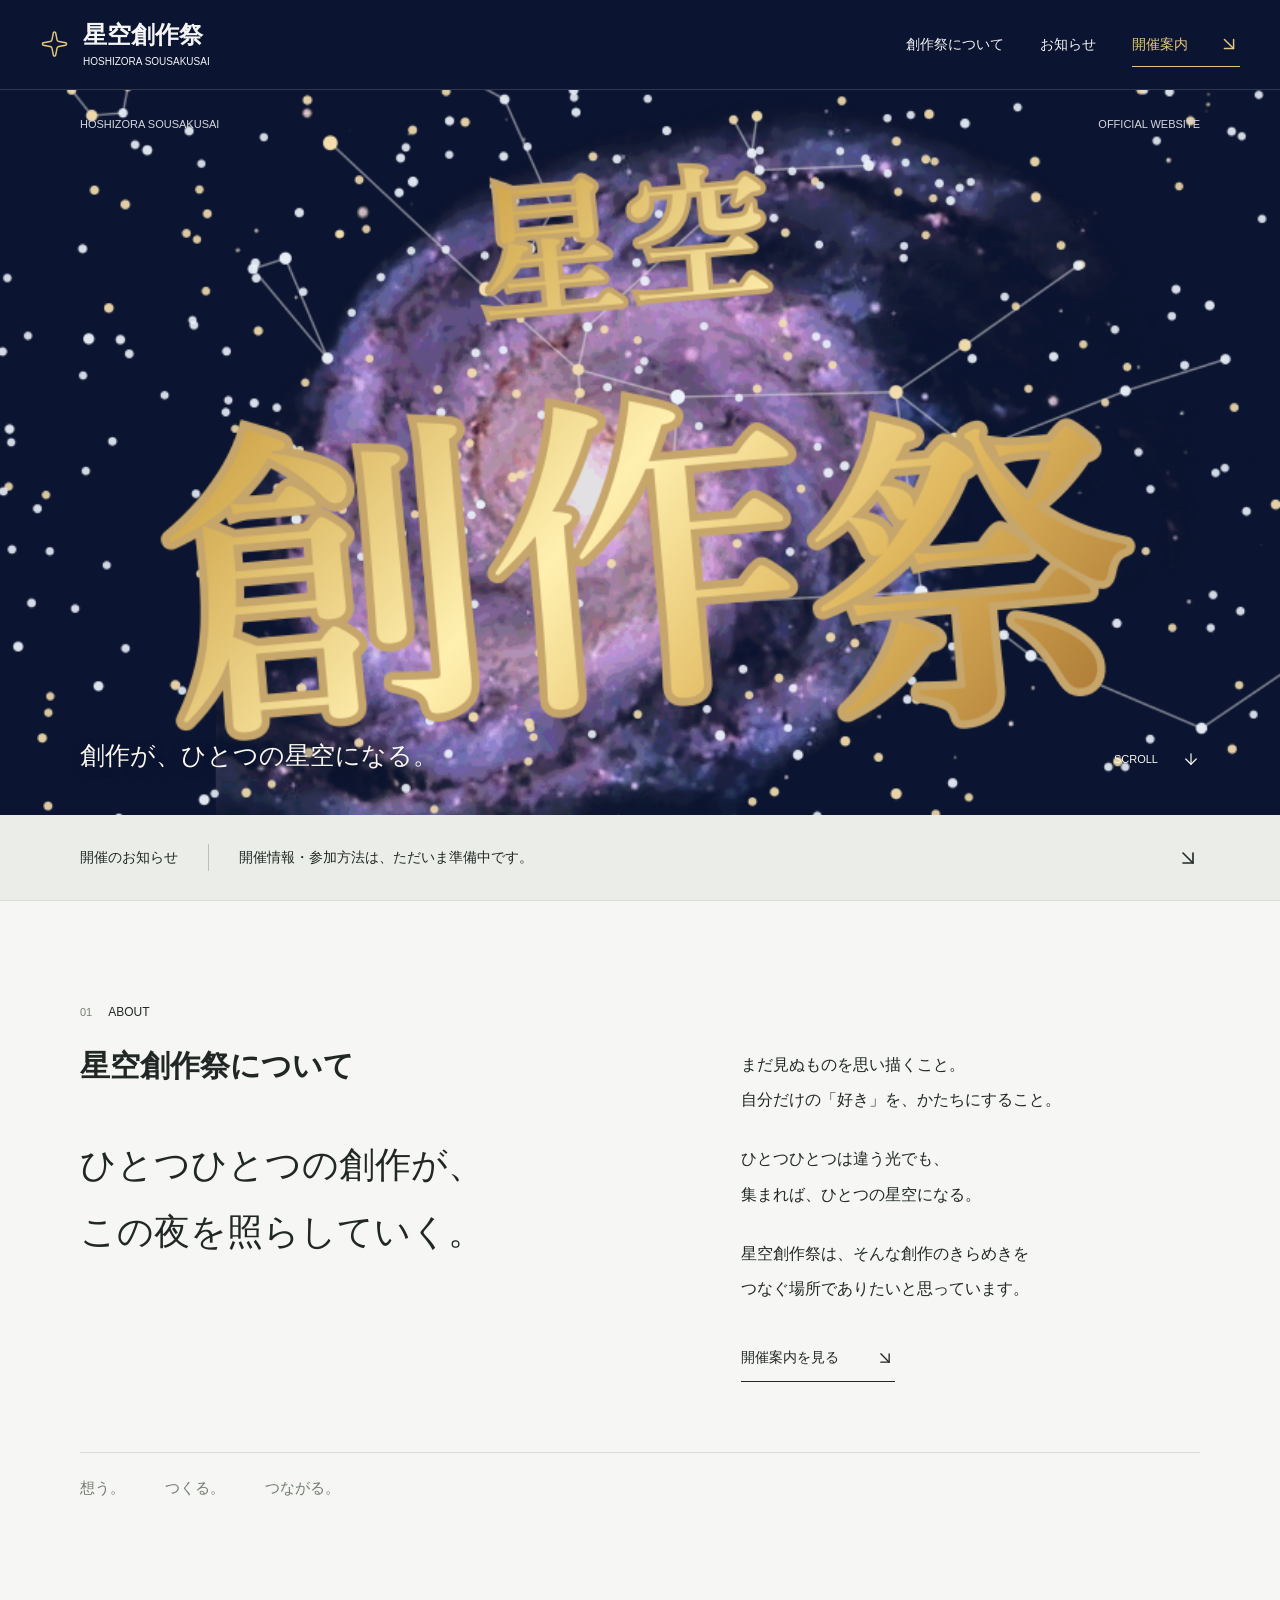
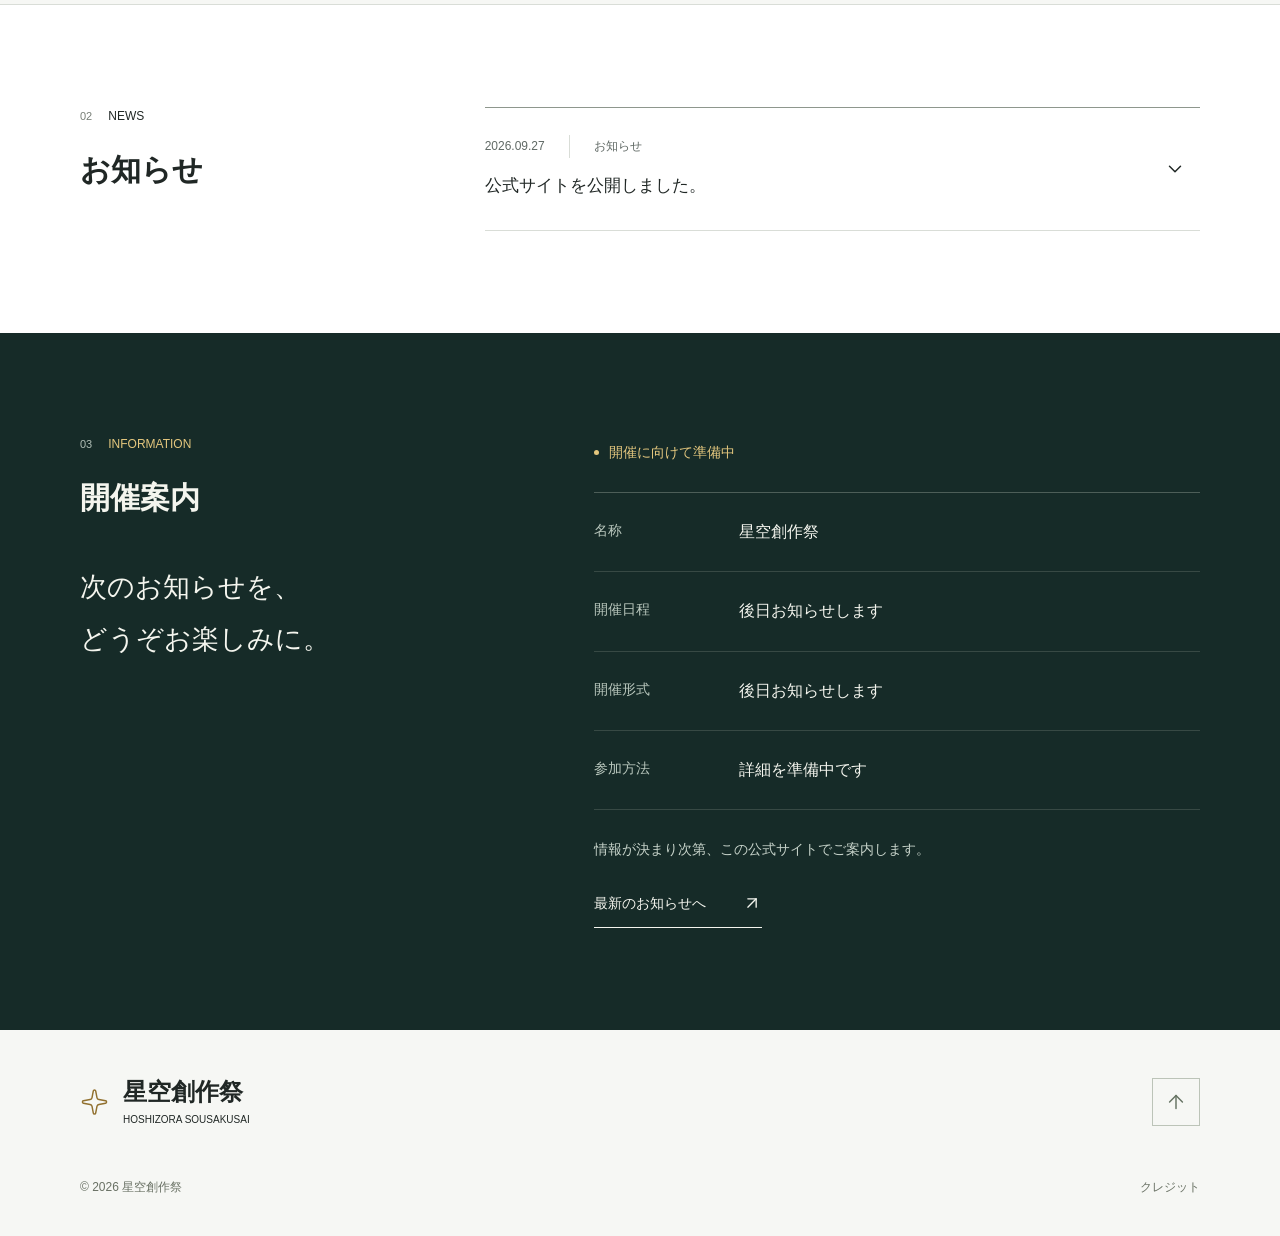
<file: index.html>
<!doctype html>
<html lang="ja">
  <head>
    <meta charset="utf-8">
    <meta name="viewport" content="width=device-width, initial-scale=1">
    <meta name="theme-color" content="#0b1430">
    <meta name="description" content="星空創作祭の公式サイト。開催情報や参加方法、最新のお知らせをお届けします。">
    <meta property="og:type" content="website">
    <meta property="og:title" content="星空創作祭 | 公式サイト">
    <meta property="og:description" content="創作が、ひとつの星空になる。星空創作祭の開催情報と最新のお知らせ。">
    <title>星空創作祭 | 公式サイト</title>
    <link rel="icon" type="image/png" href="./assets/favicon.png">
    <link rel="stylesheet" href="./styles.css">
    <script src="./site.js" defer></script>
  </head>
  <body>
    <a class="skip-link" href="#main">本文へ移動</a>
    <header class="site-header">
      <div class="header-inner">
        <a class="brand" href="./" aria-label="星空創作祭 ホーム">
          <svg class="brand-star" aria-hidden="true"><use href="./assets/icons.svg#sparkle"></use></svg>
          <span>星空創作祭<small>HOSHIZORA SOUSAKUSAI</small></span>
        </a>
        <button class="menu-toggle icon-button" type="button" aria-label="メニューを開く" aria-expanded="false" aria-controls="primary-nav" title="メニューを開く">
          <svg class="menu-open-icon" aria-hidden="true"><use href="./assets/icons.svg#menu"></use></svg>
          <svg class="menu-close-icon" aria-hidden="true"><use href="./assets/icons.svg#x"></use></svg>
        </button>
        <nav id="primary-nav" class="primary-nav" aria-label="メインナビゲーション">
          <a href="#about">創作祭について</a>
          <a href="#news">お知らせ</a>
          <a class="nav-information" href="#information">開催案内<svg aria-hidden="true"><use href="./assets/icons.svg#arrow-down-right"></use></svg></a>
        </nav>
      </div>
    </header>

    <main id="main">
      <section class="hero" aria-labelledby="festival-title">
        <h1 id="festival-title" class="visually-hidden">星空創作祭</h1>
        <picture class="hero-art">
          <source media="(max-width: 720px)" srcset="./assets/key-visual-square.png">
          <img src="./assets/key-visual-wide.png" alt="銀河と秋の星座を背景に、金色で描かれた「星空創作祭」のロゴ" width="1280" height="720" fetchpriority="high">
        </picture>
        <div class="hero-topline content-width" aria-hidden="true">
          <span>HOSHIZORA SOUSAKUSAI</span>
          <span>OFFICIAL WEBSITE</span>
        </div>
        <div class="hero-bottom content-width">
          <p>創作が、ひとつの星空になる。</p>
          <a class="hero-scroll" href="#about" aria-label="創作祭について読む" title="創作祭について読む"><span>SCROLL</span><svg aria-hidden="true"><use href="./assets/icons.svg#arrow-down"></use></svg></a>
        </div>
      </section>

      <a class="announcement" href="#information">
        <div class="content-width announcement-inner">
          <span class="announcement-label">開催のお知らせ</span>
          <span class="announcement-copy">開催情報・参加方法は、ただいま準備中です。</span>
          <svg aria-hidden="true"><use href="./assets/icons.svg#arrow-down-right"></use></svg>
        </div>
      </a>

      <section id="about" class="about section" aria-labelledby="about-title">
        <div class="content-width">
          <p class="section-label"><span>01</span> ABOUT</p>
          <div class="about-layout">
            <div>
              <h2 id="about-title" class="section-title">星空創作祭について</h2>
              <p class="about-headline">ひとつひとつの創作が、<br>この夜を照らしていく。</p>
            </div>
            <div class="about-copy">
              <p>まだ見ぬものを思い描くこと。<br>自分だけの「好き」を、かたちにすること。</p>
              <p>ひとつひとつは違う光でも、<br>集まれば、ひとつの星空になる。</p>
              <p>星空創作祭は、そんな創作のきらめきを<br class="desktop-break">つなぐ場所でありたいと思っています。</p>
              <a class="text-link" href="#information">開催案内を見る<svg aria-hidden="true"><use href="./assets/icons.svg#arrow-down-right"></use></svg></a>
            </div>
          </div>
          <div class="about-signature" aria-hidden="true"><span>想う。</span><span>つくる。</span><span>つながる。</span></div>
        </div>
      </section>

      <section id="news" class="news section" aria-labelledby="news-title">
        <div class="content-width news-layout">
          <div class="section-heading">
            <p class="section-label"><span>02</span> NEWS</p>
            <h2 id="news-title" class="section-title">お知らせ</h2>
          </div>
          <div class="news-list">
            <details class="news-item">
              <summary>
                <span class="news-meta"><time datetime="2026-09-27">2026.09.27</time><span class="news-category">お知らせ</span></span>
                <span class="news-title">公式サイトを公開しました。</span>
                <svg class="news-chevron" aria-hidden="true"><use href="./assets/icons.svg#chevron-down"></use></svg>
              </summary>
              <div class="news-body">
                <p>星空創作祭の公式サイトを公開しました。</p>
                <p>開催概要や参加に関するお知らせを、こちらに掲載していきます。開催日程・参加方法は現在準備中です。詳しいご案内まで、もうしばらくお待ちください。</p>
                <a class="text-link" href="#information">現在の開催案内へ<svg aria-hidden="true"><use href="./assets/icons.svg#arrow-down-right"></use></svg></a>
              </div>
            </details>
          </div>
        </div>
      </section>

      <section id="information" class="information section" aria-labelledby="information-title">
        <div class="content-width information-layout">
          <div class="section-heading">
            <p class="section-label"><span>03</span> INFORMATION</p>
            <h2 id="information-title" class="section-title">開催案内</h2>
            <p class="information-intro">次のお知らせを、<br>どうぞお楽しみに。</p>
          </div>
          <div class="information-main">
            <div class="status"><span class="status-dot" aria-hidden="true"></span>開催に向けて準備中</div>
            <dl class="event-details">
              <div><dt>名称</dt><dd>星空創作祭</dd></div>
              <div><dt>開催日程</dt><dd>後日お知らせします</dd></div>
              <div><dt>開催形式</dt><dd>後日お知らせします</dd></div>
              <div><dt>参加方法</dt><dd>詳細を準備中です</dd></div>
            </dl>
            <p class="information-note">情報が決まり次第、この公式サイトでご案内します。</p>
            <a class="text-link" href="#news">最新のお知らせへ<svg aria-hidden="true"><use href="./assets/icons.svg#arrow-up-right"></use></svg></a>
          </div>
        </div>
      </section>
    </main>

    <footer class="site-footer">
      <div class="content-width footer-main">
        <a class="brand footer-brand" href="./"><svg class="brand-star" aria-hidden="true"><use href="./assets/icons.svg#sparkle"></use></svg><span>星空創作祭<small>HOSHIZORA SOUSAKUSAI</small></span></a>
        <a class="back-to-top icon-button" href="#main" aria-label="ページの先頭へ" title="ページの先頭へ"><svg aria-hidden="true"><use href="./assets/icons.svg#arrow-up"></use></svg></a>
      </div>
      <div class="content-width footer-bottom"><small>&copy; 2026 星空創作祭</small><a href="./credits.html">クレジット</a></div>
    </footer>
  </body>
</html>
</file>
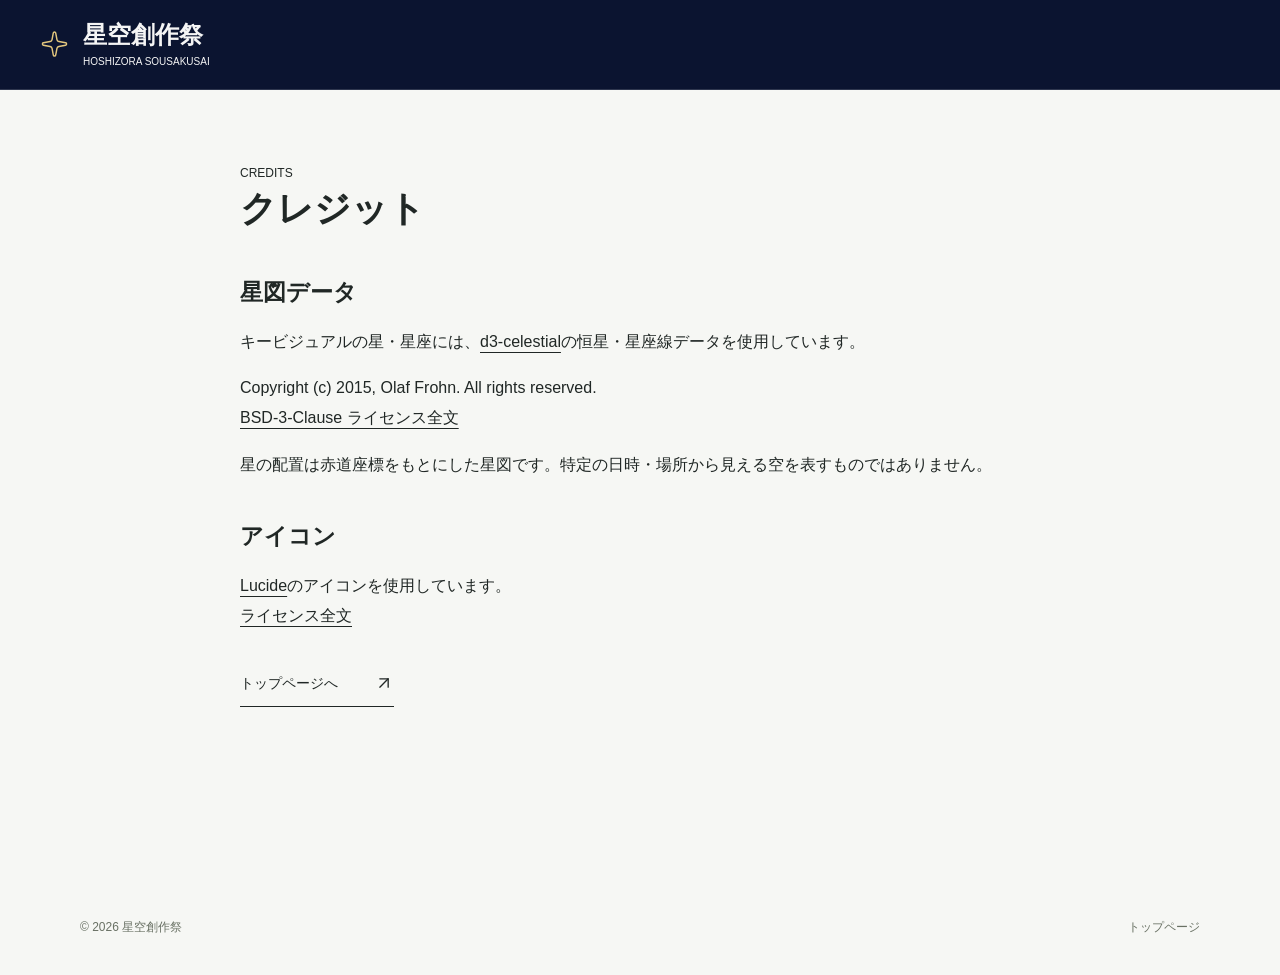
<file: credits.html>
<!doctype html>
<html lang="ja">
  <head>
    <meta charset="utf-8">
    <meta name="viewport" content="width=device-width, initial-scale=1">
    <meta name="theme-color" content="#0b1430">
    <meta name="description" content="星空創作祭公式サイトのクレジット。">
    <title>クレジット | 星空創作祭</title>
    <link rel="icon" type="image/png" href="./assets/favicon.png">
    <link rel="stylesheet" href="./styles.css">
  </head>
  <body>
    <a class="skip-link" href="#main">本文へ移動</a>
    <header class="site-header"><div class="header-inner"><a class="brand" href="./"><svg class="brand-star" aria-hidden="true"><use href="./assets/icons.svg#sparkle"></use></svg><span>星空創作祭<small>HOSHIZORA SOUSAKUSAI</small></span></a></div></header>
    <main id="main" class="document content-width">
      <p class="section-label">CREDITS</p>
      <h1>クレジット</h1>
      <h2>星図データ</h2>
      <p>キービジュアルの星・星座には、<a href="https://github.com/ofrohn/d3-celestial">d3-celestial</a>の恒星・星座線データを使用しています。</p>
      <p>Copyright (c) 2015, Olaf Frohn. All rights reserved.<br><a href="./assets/DATA-LICENSE.txt">BSD-3-Clause ライセンス全文</a></p>
      <p>星の配置は赤道座標をもとにした星図です。特定の日時・場所から見える空を表すものではありません。</p>
      <h2>アイコン</h2>
      <p><a href="https://lucide.dev/">Lucide</a>のアイコンを使用しています。<br><a href="./assets/LUCIDE-LICENSE.txt">ライセンス全文</a></p>
      <a class="text-link" href="./">トップページへ<svg aria-hidden="true"><use href="./assets/icons.svg#arrow-up-right"></use></svg></a>
    </main>
    <footer class="site-footer"><div class="content-width footer-bottom"><small>&copy; 2026 星空創作祭</small><a href="./">トップページ</a></div></footer>
  </body>
</html>
</file>
<file: styles.css>
:root {
  color-scheme: light;
  --ink: #202725;
  --muted: #606965;
  --night: #0b1430;
  --paper: #f6f7f4;
  --white: #ffffff;
  --gold: #e4c77e;
  --line: #d9ddd7;
  --forest: #162b28;
  --serif: "Yu Mincho", "Hiragino Mincho ProN", "Noto Serif JP", serif;
  --sans: "Yu Gothic", "Hiragino Kaku Gothic ProN", "Meiryo", sans-serif;
}

*, *::before, *::after { box-sizing: border-box; }
html { scroll-behavior: smooth; scroll-padding-top: 104px; }
body { margin: 0; color: var(--ink); background: var(--paper); font: 500 16px/1.9 var(--sans); letter-spacing: 0; -webkit-font-smoothing: antialiased; }
body, h1, h2, p, dl, dd { margin: 0; }
a { color: inherit; text-decoration: none; }
button { font: inherit; cursor: pointer; }
svg { width: 22px; height: 22px; flex: 0 0 auto; fill: none; stroke: currentColor; stroke-width: 1.6; stroke-linecap: round; stroke-linejoin: round; }
img { display: block; max-width: 100%; }
button, a, summary { -webkit-tap-highlight-color: transparent; }
button:focus-visible, a:focus-visible, summary:focus-visible { outline: 3px solid #b07c29; outline-offset: 6px; }
.site-header :focus-visible, .hero :focus-visible, .information :focus-visible { outline-color: #efd48e; }
::selection { color: var(--night); background: var(--gold); }
.content-width { width: min(1120px, calc(100% - 112px)); margin-inline: auto; }
.visually-hidden { position: absolute; width: 1px; height: 1px; padding: 0; margin: -1px; overflow: hidden; clip-path: inset(50%); white-space: nowrap; border: 0; }
.skip-link { position: fixed; z-index: 100; left: 16px; top: -100px; padding: 12px 24px; color: var(--ink); background: var(--white); }
.skip-link:focus { top: 16px; }
.site-header { position: sticky; top: 0; z-index: 20; height: 90px; color: #f5f5f5; background: var(--night); border-bottom: 1px solid #ffffff26; }
.header-inner { height: 100%; margin-inline: auto; width: min(1400px, calc(100% - 80px)); display: flex; align-items: center; justify-content: space-between; gap: 24px; }
.brand { display: inline-flex; align-items: center; gap: 14px; font: 600 24px/1.2 var(--serif); flex-shrink: 0; }
.brand small { display: block; margin-top: 7px; font: 500 10px/1.2 var(--sans); }
.brand-star { width: 29px; height: 38px; color: var(--gold); stroke-width: 1.2; }
.primary-nav { display: flex; align-items: center; gap: 36px; font-size: 14px; }
.primary-nav a { min-height: 44px; display: inline-flex; align-items: center; gap: 30px; border-bottom: 1px solid transparent; transition: border-color 180ms, color 180ms; }
.primary-nav a:hover, .primary-nav a[aria-current="location"] { color: var(--gold); border-color: var(--gold); }
.primary-nav .nav-information { border-bottom-color: #ffffff55; }
.icon-button { display: inline-flex; align-items: center; justify-content: center; width: 48px; height: 48px; padding: 0; color: inherit; background: none; border: 1px solid currentColor; border-radius: 0; }
.menu-toggle { display: none; }
.hero { position: relative; isolation: isolate; height: clamp(490px, calc(100svh - 175px), 760px); overflow: hidden; color: #f9f7f0; background: var(--night); }
.hero-art { position: absolute; inset: 0; z-index: -1; }
.hero-art img { width: 100%; height: 100%; object-fit: cover; object-position: center 49%; }
.hero-topline { position: absolute; inset: 26px 0 auto; display: flex; justify-content: space-between; font-size: 11px; line-height: 1.5; color: #d5d7df; }
.hero-bottom { position: absolute; inset: auto 0 34px; display: flex; align-items: end; justify-content: space-between; gap: 24px; }
.hero-bottom p { font: 500 25px/1.7 var(--serif); padding-block: 4px; text-shadow: 0 2px 8px var(--night); }
.hero-scroll { display: flex; align-items: center; gap: 24px; min-height: 44px; font-size: 11px; }
.hero-scroll svg { width: 18px; height: 32px; transition: transform 180ms; }
.hero-scroll:hover svg { transform: translateY(4px); }
.announcement { display: block; background: #ebeee8; border-bottom: 1px solid var(--line); transition: background 180ms; }
.announcement:hover { background: #e0e6dc; }
.announcement-inner { min-height: 85px; display: flex; align-items: center; gap: 30px; }
.announcement-label { flex-shrink: 0; padding-right: 30px; border-right: 1px solid #b8c2b6; font-size: 14px; }
.announcement-copy { flex-grow: 1; font-size: 14px; }
.announcement svg { width: 24px; height: 24px; }
.section { padding-block: 102px; scroll-margin-top: 8px; }
.section-label { display: flex; align-items: baseline; gap: 16px; font-size: 12px; line-height: 1.5; }
.section-label span { color: #777e76; font: 400 11px/1.5 var(--sans); }
.section-title { margin-top: 22px; font: 600 30px/1.5 var(--serif); overflow-wrap: anywhere; }
.about-layout { display: grid; grid-template-columns: 1.3fr 1fr; gap: 64px; }
.about-headline { margin-top: 44px; font: 500 36px/1.85 var(--serif); }
.about-copy { padding-top: 26px; line-height: 2.2; }
.about-copy p + p { margin-top: 24px; }
.text-link { display: inline-flex; align-items: center; justify-content: space-between; gap: 36px; min-height: 48px; margin-top: 28px; font-size: 14px; border-bottom: 1px solid currentColor; }
.text-link svg { width: 20px; height: 20px; transition: transform 180ms; }
.text-link:hover svg { transform: translate(2px, 2px); }
.about-signature { display: flex; gap: 40px; margin-top: 70px; padding-top: 22px; color: #717b70; border-top: 1px solid var(--line); font: 500 15px/1.8 var(--serif); }
.news { background: var(--white); border-top: 1px solid var(--line); }
.news-layout { display: grid; grid-template-columns: 1fr 2.1fr; gap: 64px; }
.news-list { border-top: 1px solid #8e978d; }
.news-item { border-bottom: 1px solid var(--line); }
.news-item summary { position: relative; display: grid; grid-template-columns: 1fr 24px; gap: 12px 24px; padding: 27px 12px 28px 0; cursor: pointer; list-style: none; }
.news-item summary::-webkit-details-marker { display: none; }
.news-meta { display: flex; flex-wrap: wrap; align-items: center; gap: 24px; color: var(--muted); font-size: 12px; grid-column: 1; }
.news-category { padding-left: 24px; border-left: 1px solid var(--line); }
.news-title { font-size: 17px; grid-column: 1; }
.news-chevron { align-self: center; grid-column: 2; grid-row: 1 / 3; transition: transform 180ms; }
.news-item[open] .news-chevron { transform: rotate(180deg); }
.news-item summary:hover .news-title { text-decoration: underline; text-underline-offset: 6px; }
.news-body { padding: 4px 52px 32px 0; line-height: 2; }
.news-body p + p { margin-top: 16px; }
.information { color: #f4f5ee; background: var(--forest); }
.information .section-label { color: var(--gold); }
.information .section-label span { color: #b1bfb6; }
.information-layout { display: grid; grid-template-columns: 1fr 1.45fr; gap: 96px; }
.information-intro { margin-top: 42px; font: 500 27px/1.9 var(--serif); }
.status { display: inline-flex; align-items: center; gap: 10px; min-height: 30px; color: var(--gold); font-size: 14px; }
.status-dot { width: 5px; height: 5px; background: var(--gold); border-radius: 50%; }
.event-details { margin-top: 24px; border-top: 1px solid #b9c4b655; }
.event-details > div { display: grid; grid-template-columns: 125px 1fr; gap: 20px; padding-block: 24px; border-bottom: 1px solid #b9c4b633; }
.event-details dt { color: #b9c7bd; font-size: 14px; }
.event-details dd { font-size: 16px; overflow-wrap: anywhere; }
.information-note { margin-top: 26px; color: #c6d2c9; font-size: 14px; }
.information .text-link { margin-top: 17px; }
.site-footer { padding-block: 48px 26px; background: var(--paper); }
.footer-main { display: flex; align-items: center; justify-content: space-between; gap: 24px; }
.footer-brand .brand-star { color: #91702e; }
.back-to-top { color: #667363; border-color: #bcc4b8; }
.back-to-top:hover { background: #e7ebe3; }
.footer-bottom { display: flex; justify-content: space-between; align-items: center; gap: 24px; margin-top: 40px; color: #697164; font-size: 12px; }
.footer-bottom small { font-size: inherit; }
.footer-bottom a { min-height: 44px; display: inline-flex; align-items: center; }
.footer-bottom a:hover { text-decoration: underline; text-underline-offset: 5px; }
.document { max-width: 800px; padding-block: 74px 110px; min-height: 70svh; }
.document h1 { font: 600 36px/1.5 var(--serif); margin-bottom: 34px; }
.document h2 { font: 600 23px/1.5 var(--serif); margin-block: 40px 16px; }
.document p + p { margin-top: 16px; }
.document a:not(.text-link) { text-decoration: underline; text-underline-offset: 5px; }
.document pre { white-space: pre-wrap; overflow-wrap: anywhere; font: 400 13px/1.85 var(--sans); padding-top: 18px; }
.document details { margin-top: 20px; }
.document summary { cursor: pointer; }

@media (min-width: 1700px) {
  .hero-art img { object-fit: contain; }
}

@media (max-width: 1000px) {
  .content-width { width: calc(100% - 64px); }
  .header-inner { width: calc(100% - 48px); }
  .primary-nav { gap: 24px; }
  .about-layout { gap: 40px; grid-template-columns: 1.2fr 1fr; }
  .about-headline { font-size: 29px; }
  .desktop-break { display: none; }
  .information-layout { gap: 60px; }
}

@media (max-width: 720px) {
  html { scroll-padding-top: 88px; }
  .content-width { width: calc(100% - 40px); }
  .site-header { height: auto; min-height: 76px; }
  .header-inner { min-height: 76px; width: calc(100% - 40px); flex-wrap: wrap; gap: 0; }
  .brand { gap: 10px; font-size: 21px; }
  .brand small { font-size: 9px; margin-top: 5px; }
  .brand-star { width: 25px; height: 33px; }
  .primary-nav { width: 100%; justify-content: space-between; gap: 12px; padding-block: 8px 16px; font-size: 13px; }
  .primary-nav a { gap: 8px; }
  .js .menu-toggle { display: inline-flex; width: 44px; height: 44px; margin-left: auto; border-color: #ffffff4d; }
  .menu-close-icon { display: none; }
  .menu-toggle[aria-expanded="true"] .menu-open-icon { display: none; }
  .menu-toggle[aria-expanded="true"] .menu-close-icon { display: block; }
  .js .primary-nav { display: none; position: absolute; inset: 100% 0 auto; width: 100%; padding: 14px 24px 24px; background: var(--night); border-bottom: 1px solid #ffffff40; box-shadow: 0 10px 20px #0000001a; }
  .js .primary-nav.is-open { display: flex; flex-direction: column; align-items: stretch; gap: 0; }
  .js .primary-nav a { min-height: 60px; padding-inline: 4px; justify-content: space-between; font-size: 16px; border-bottom: 1px solid #ffffff26; }
  .hero { height: clamp(390px, calc(100svh - 206px), 580px); }
  .hero-topline { top: 20px; font-size: 9px; }
  .hero-bottom { bottom: 20px; gap: 10px; }
  .hero-bottom p { font-size: 20px; }
  .hero-scroll { gap: 0; width: 28px; justify-content: end; }
  .hero-scroll span { display: none; }
  .hero-art { bottom: 45px; }
  .hero-art img { object-fit: contain; object-position: center; }
  .announcement-inner { position: relative; min-height: 112px; padding-block: 20px; padding-right: 34px; display: grid; gap: 7px; }
  .announcement-label { font-size: 12px; padding: 0; border: 0; }
  .announcement-copy { font-size: 13px; }
  .announcement svg { position: absolute; right: 0; top: 44px; width: 21px; height: 21px; }
  .section { padding-block: 64px; }
  .section-label { font-size: 11px; gap: 14px; }
  .section-title { font-size: 26px; margin-top: 18px; }
  .about-layout, .news-layout, .information-layout { grid-template-columns: 1fr; gap: 34px; }
  .about-headline { font-size: 27px; margin-top: 30px; line-height: 1.85; }
  .about-copy { padding-top: 0; font-size: 16px; }
  .about-copy p + p { margin-top: 22px; }
  .about-signature { margin-top: 42px; gap: 30px; font-size: 13px; }
  .news-layout { gap: 32px; }
  .news-item summary { padding-block: 24px; gap: 12px 18px; }
  .news-title { font-size: 16px; }
  .news-meta { gap: 18px; }
  .news-category { padding-left: 18px; }
  .news-body { padding-right: 0; font-size: 16px; }
  .information-intro { font-size: 24px; margin-top: 28px; }
  .information-layout { gap: 40px; }
  .event-details > div { grid-template-columns: 92px 1fr; gap: 12px; padding-block: 21px; }
  .event-details dd { font-size: 16px; }
  .information-note { font-size: 13px; }
  .site-footer { padding-block: 36px 18px; }
  .footer-bottom { margin-top: 28px; font-size: 11px; }
  .document { padding-block: 54px 70px; }
  .document h1 { font-size: 30px; }
}

@media (max-width: 360px) {
  .hero-bottom p { font-size: 17px; }
  .about-headline { font-size: 24px; }
  .about-signature { gap: 24px; }
  .brand { font-size: 19px; }
}

@media (prefers-reduced-motion: reduce) {
  html { scroll-behavior: auto; }
  *, *::before, *::after { transition: none !important; animation: none !important; }
}
</file>
